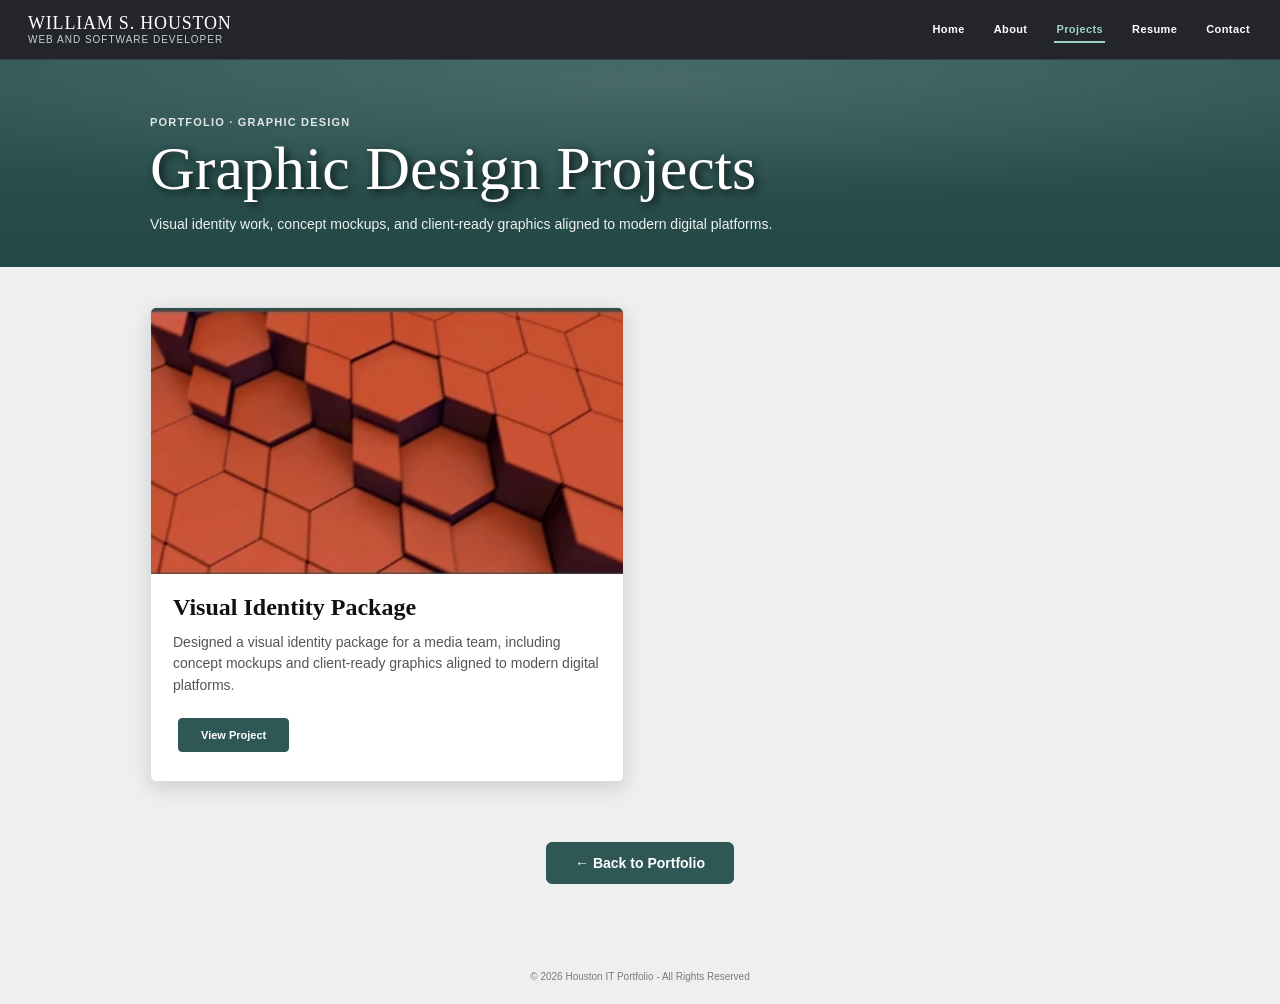
<file: graphic-design.html>
<!DOCTYPE html>
<html lang="en">
<head>
  <meta charset="UTF-8">
  <meta name="viewport" content="width=device-width, initial-scale=1.0">
  <title>Graphic Design Projects – William Houston</title>
  <link rel="stylesheet" href="style.css">
</head>
<body>

<nav class="site-nav">
  <a href="index.html#home" class="site-brand">
    <span class="site-brand-name">WILLIAM S. HOUSTON</span>
    <span class="site-brand-role">Web and Software Developer</span>
  </a>
  <div class="site-nav-links">
    <a href="index.html#home" class="nav-link">Home</a>
    <a href="index.html#about" class="nav-link">About</a>
    <a href="index.html#projects" class="nav-link is-active" aria-current="true">Projects</a>
    <a href="index.html#resume" class="nav-link">Resume</a>
    <a href="index.html#contact" class="nav-link">Contact</a>
  </div>
</nav>

<section class="project-page-hero">
  <div class="project-page-wrap">
    <p class="project-page-eyebrow">Portfolio &middot; Graphic Design</p>
    <h1>Graphic Design Projects</h1>
    <p class="project-page-intro">
      Visual identity work, concept mockups, and client-ready graphics aligned to modern digital platforms.
    </p>
  </div>
</section>

<section class="project-page-content">
  <div class="project-page-wrap">

    <div class="project-page-grid">

      <article class="project-page-card">
        <img src="Images/project2.jpeg" alt="Graphic design project preview" loading="lazy">
        <div class="project-page-card-body">
          <h2>Visual Identity Package</h2>
          <p>Designed a visual identity package for a media team, including concept mockups and client-ready graphics aligned to modern digital platforms.</p>
          <a href="#" class="btn project-page-btn">View Project</a>
        </div>
      </article>

      <!-- Add more projects below -->
      <!--
      <article class="project-page-card">
        <img src="Images/your-image.jpg" alt="Project description" loading="lazy">
        <div class="project-page-card-body">
          <h2>Project Title</h2>
          <p>Brief description of the project.</p>
          <a href="#" class="btn project-page-btn">View Project</a>
        </div>
      </article>
      -->

    </div>

    <div class="project-page-actions">
      <a href="index.html#projects" class="btn back-to-top">&larr; Back to Portfolio</a>
    </div>

  </div>
</section>

<footer>
  <p>&copy; 2026 Houston IT Portfolio - All Rights Reserved</p>
</footer>

</body>
</html>
</file>
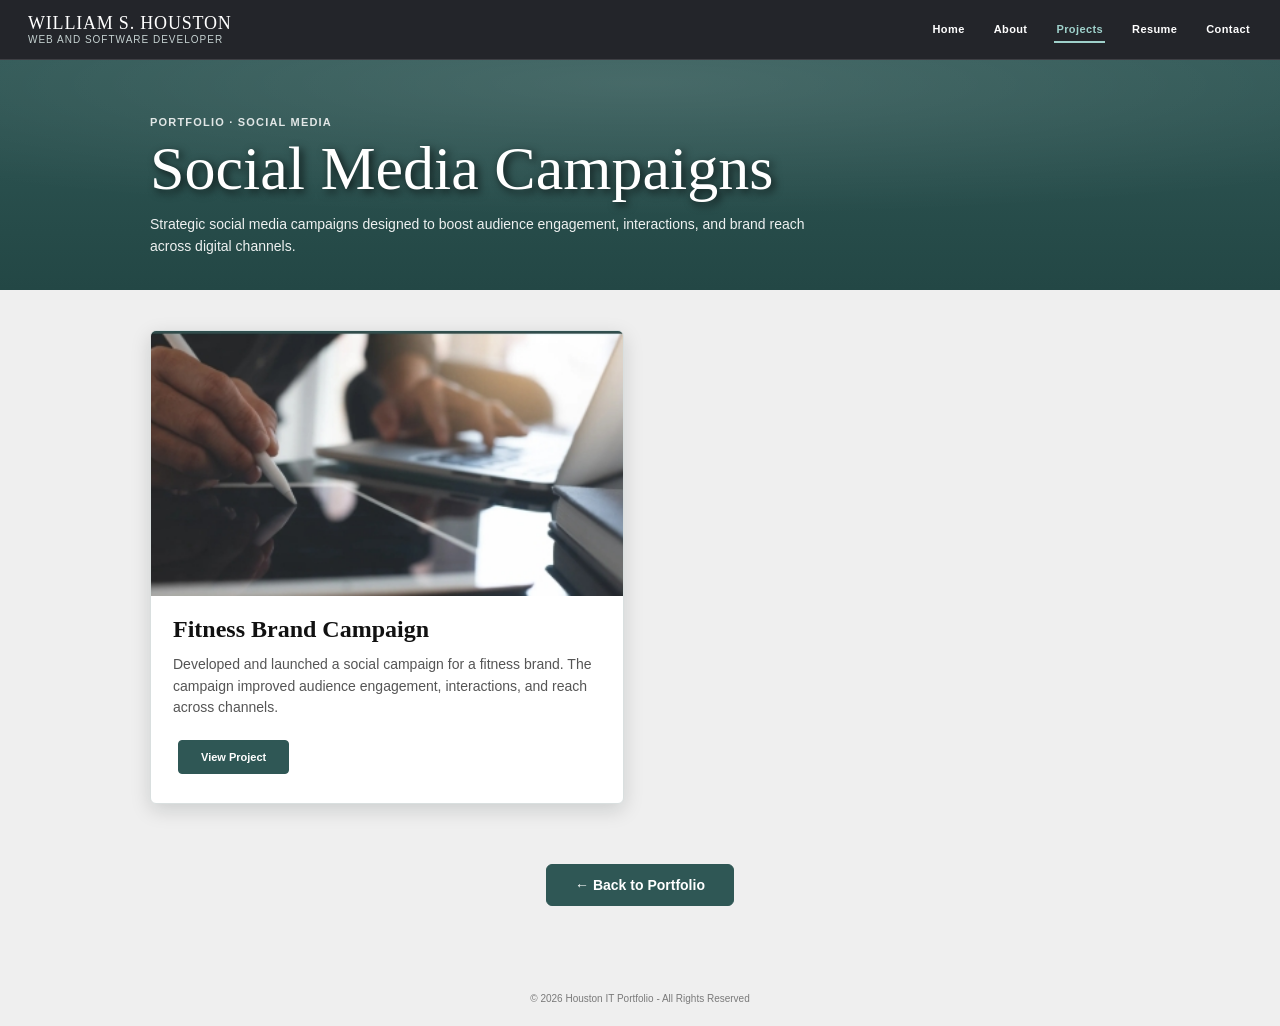
<file: social-media-campaign.html>
<!DOCTYPE html>
<html lang="en">
<head>
  <meta charset="UTF-8">
  <meta name="viewport" content="width=device-width, initial-scale=1.0">
  <title>Social Media Campaigns – William Houston</title>
  <link rel="stylesheet" href="style.css">
</head>
<body>

<nav class="site-nav">
  <a href="index.html#home" class="site-brand">
    <span class="site-brand-name">WILLIAM S. HOUSTON</span>
    <span class="site-brand-role">Web and Software Developer</span>
  </a>
  <div class="site-nav-links">
    <a href="index.html#home" class="nav-link">Home</a>
    <a href="index.html#about" class="nav-link">About</a>
    <a href="index.html#projects" class="nav-link is-active" aria-current="true">Projects</a>
    <a href="index.html#resume" class="nav-link">Resume</a>
    <a href="index.html#contact" class="nav-link">Contact</a>
  </div>
</nav>

<section class="project-page-hero">
  <div class="project-page-wrap">
    <p class="project-page-eyebrow">Portfolio &middot; Social Media</p>
    <h1>Social Media Campaigns</h1>
    <p class="project-page-intro">
      Strategic social media campaigns designed to boost audience engagement, interactions, and brand reach across digital channels.
    </p>
  </div>
</section>

<section class="project-page-content">
  <div class="project-page-wrap">

    <div class="project-page-grid">

      <article class="project-page-card">
        <img src="Images/project3.jpeg" alt="Social media campaign preview" loading="lazy">
        <div class="project-page-card-body">
          <h2>Fitness Brand Campaign</h2>
          <p>Developed and launched a social campaign for a fitness brand. The campaign improved audience engagement, interactions, and reach across channels.</p>
          <a href="#" class="btn project-page-btn">View Project</a>
        </div>
      </article>

      <!-- Add more projects below -->
      <!--
      <article class="project-page-card">
        <img src="Images/your-image.jpg" alt="Project description" loading="lazy">
        <div class="project-page-card-body">
          <h2>Campaign Title</h2>
          <p>Brief description of the campaign.</p>
          <a href="#" class="btn project-page-btn">View Project</a>
        </div>
      </article>
      -->

    </div>

    <div class="project-page-actions">
      <a href="index.html#projects" class="btn back-to-top">&larr; Back to Portfolio</a>
    </div>

  </div>
</section>

<footer>
  <p>&copy; 2026 Houston IT Portfolio - All Rights Reserved</p>
</footer>

</body>
</html>
</file>
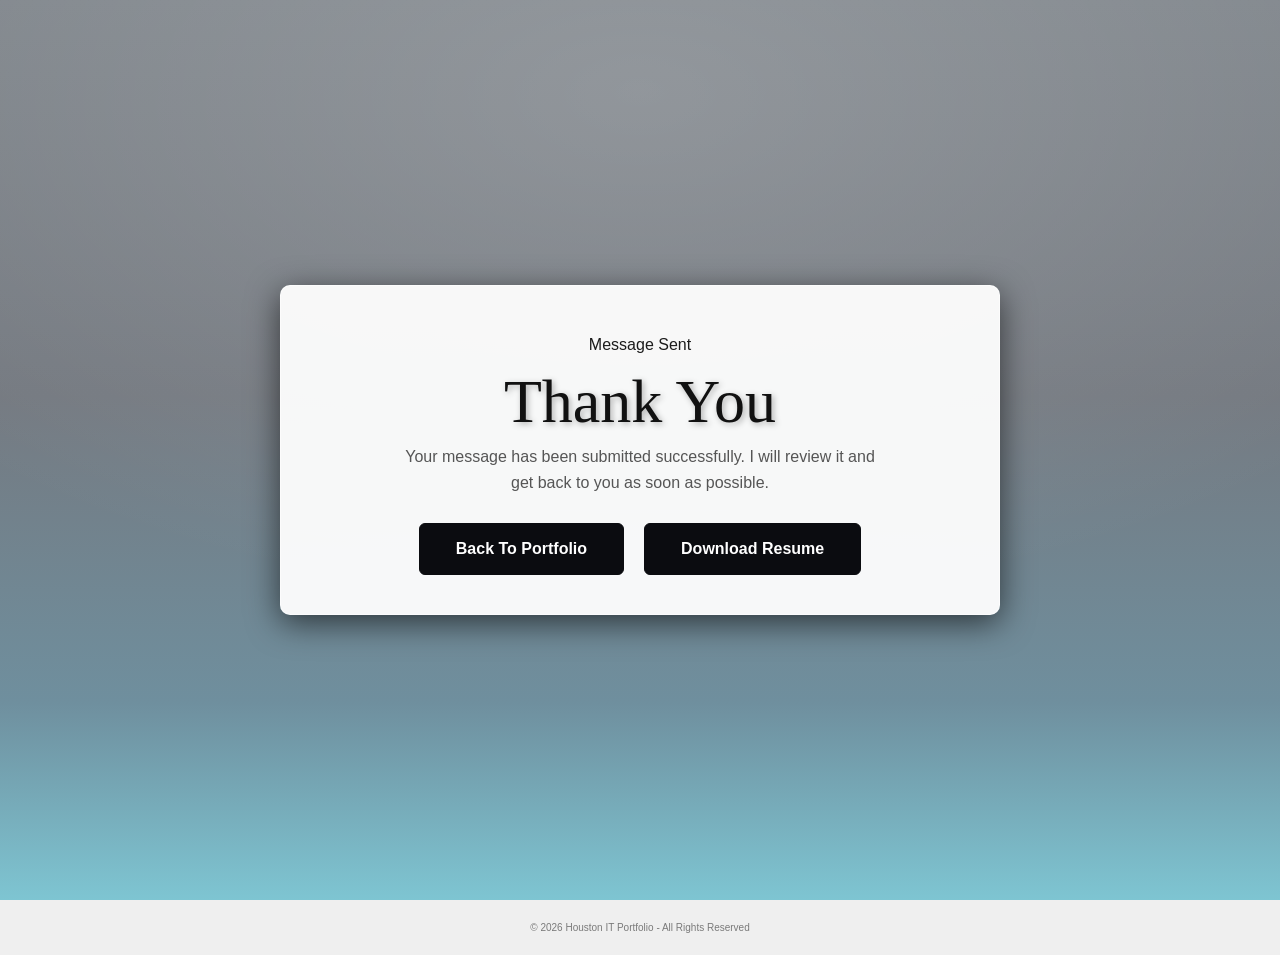
<file: thank-you.html>
<!DOCTYPE html>
<html lang="en">
<head>
  <meta charset="UTF-8">
  <meta name="viewport" content="width=device-width, initial-scale=1.0">
  <title>Thank You | William Houston Portfolio</title>
  <link rel="stylesheet" href="style.css">
</head>
<body>
  <main class="thank-you-page">
    <section class="thank-you-panel">
      <p class="contact-form-eyebrow">Message Sent</p>
      <h1>Thank You</h1>
      <p class="thank-you-copy">
        Your message has been submitted successfully. I will review it and get back to you as soon as possible.
      </p>
      <div class="thank-you-actions">
        <a href="index.html" class="btn dark">Back To Portfolio</a>
        <a href="William%20S%20Houston's%20Resume.pdf" class="btn dark" download>Download Resume</a>
      </div>
    </section>
  </main>

  <footer>
    <p>© 2026 Houston IT Portfolio - All Rights Reserved</p>
  </footer>

</body>
</html>
</file>
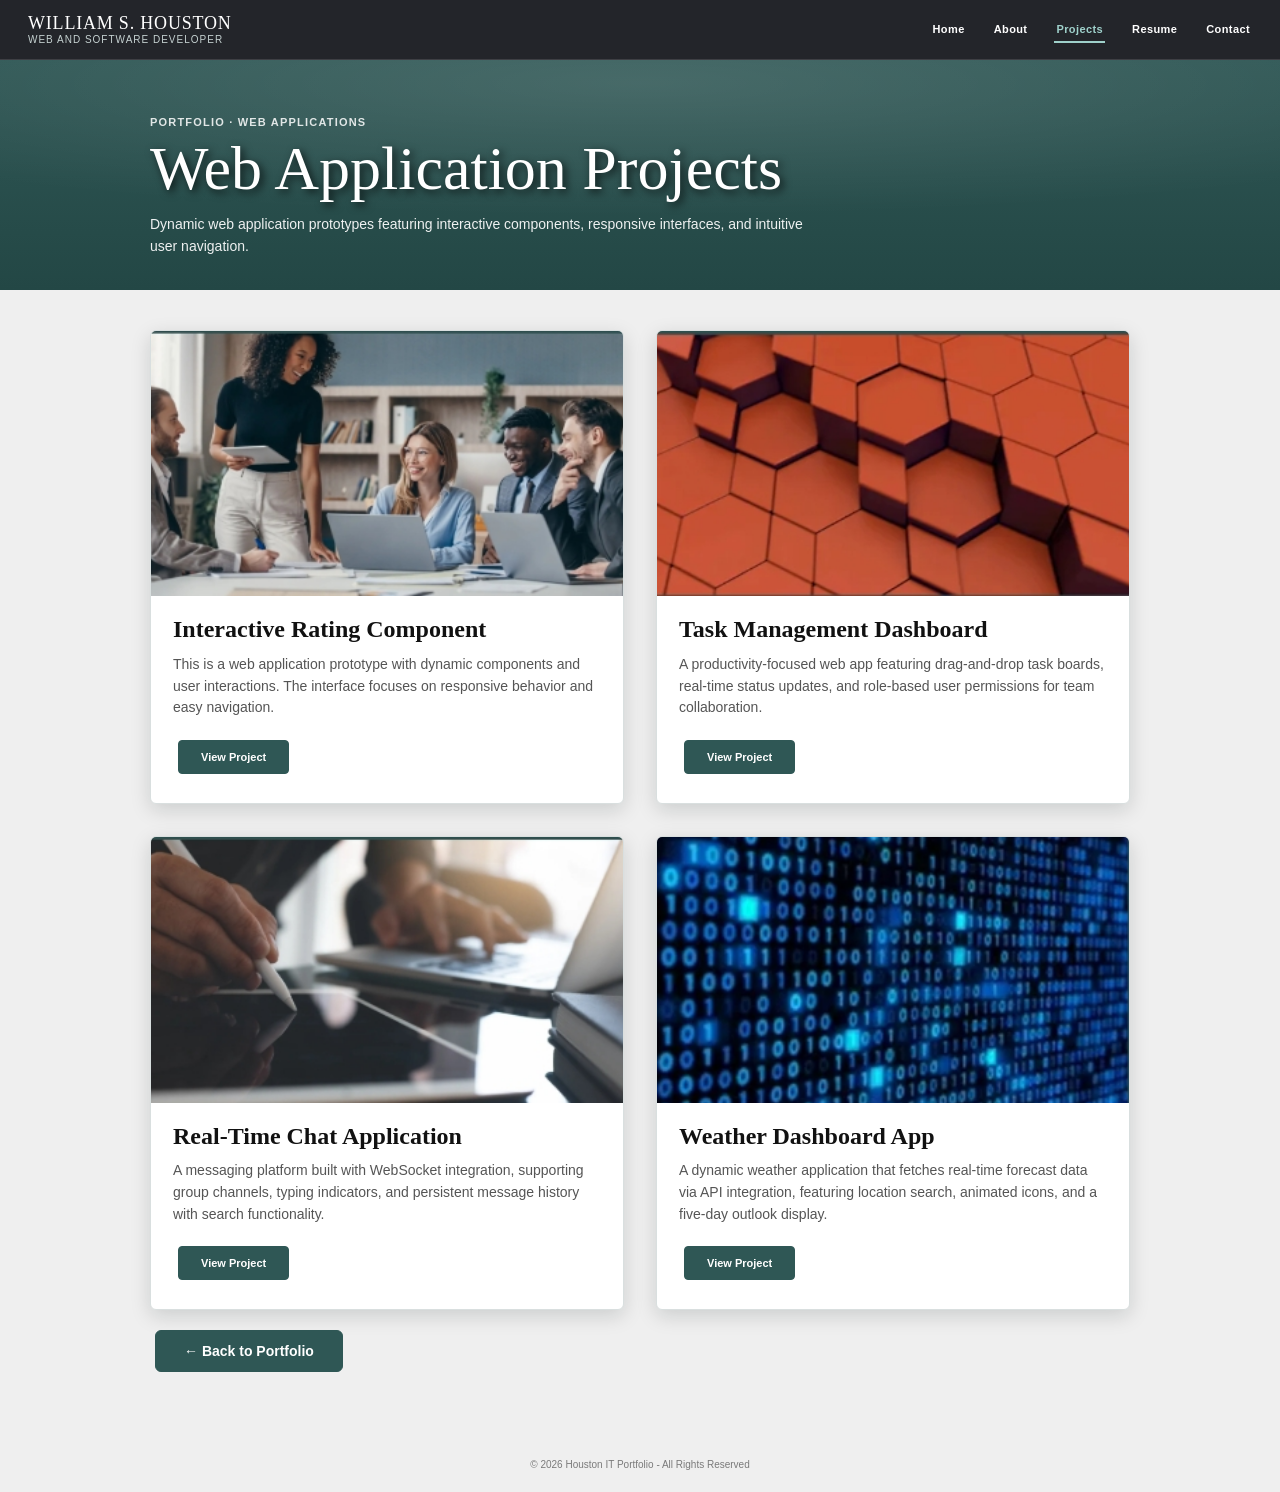
<file: web-application.html>
<!DOCTYPE html>
<html lang="en">
<head>
  <meta charset="UTF-8">
  <meta name="viewport" content="width=device-width, initial-scale=1.0">
  <title>Web Application Projects – William Houston</title>
  <link rel="stylesheet" href="style.css">
</head>
<body>

<nav class="site-nav">
  <a href="index.html#home" class="site-brand">
    <span class="site-brand-name">WILLIAM S. HOUSTON</span>
    <span class="site-brand-role">Web and Software Developer</span>
  </a>
  <div class="site-nav-links">
    <a href="index.html#home" class="nav-link">Home</a>
    <a href="index.html#about" class="nav-link">About</a>
    <a href="index.html#projects" class="nav-link is-active" aria-current="true">Projects</a>
    <a href="index.html#resume" class="nav-link">Resume</a>
    <a href="index.html#contact" class="nav-link">Contact</a>
  </div>
</nav>

<section class="project-page-hero">
  <div class="project-page-wrap">
    <p class="project-page-eyebrow">Portfolio &middot; Web Applications</p>
    <h1>Web Application Projects</h1>
    <p class="project-page-intro">
      Dynamic web application prototypes featuring interactive components, responsive interfaces, and intuitive user navigation.
    </p>
  </div>
</section>

<section class="project-page-content">
  <div class="project-page-wrap">

    <div class="project-page-grid">

      <article class="project-page-card">
        <img src="Images/project4.jpeg" alt="Web application project preview" loading="lazy">
        <div class="project-page-card-body">
          <h2>Interactive Rating Component</h2>
          <p>This is a web application prototype with dynamic components and user interactions. The interface focuses on responsive behavior and easy navigation.</p>
          <a href="#" class="btn project-page-btn">View Project</a>
        </div>
      </article>

      <article class="project-page-card">
        <img src="Images/project2.jpeg" alt="Task management dashboard preview" loading="lazy">
        <div class="project-page-card-body">
          <h2>Task Management Dashboard</h2>
          <p>A productivity-focused web app featuring drag-and-drop task boards, real-time status updates, and role-based user permissions for team collaboration.</p>
          <a href="#" class="btn project-page-btn">View Project</a>
        </div>
      </article>

      <article class="project-page-card">
        <img src="Images/project3.jpeg" alt="Real-time chat application preview" loading="lazy">
        <div class="project-page-card-body">
          <h2>Real-Time Chat Application</h2>
          <p>A messaging platform built with WebSocket integration, supporting group channels, typing indicators, and persistent message history with search functionality.</p>
          <a href="#" class="btn project-page-btn">View Project</a>
        </div>
      </article>

      <article class="project-page-card">
        <img src="Images/project1.jpeg" alt="Weather dashboard app preview" loading="lazy">
        <div class="project-page-card-body">
          <h2>Weather Dashboard App</h2>
          <p>A dynamic weather application that fetches real-time forecast data via API integration, featuring location search, animated icons, and a five-day outlook display.</p>
          <a href="#" class="btn project-page-btn">View Project</a>
        </div>
      </article>

    </div>
      <a href="index.html#projects" class="btn back-to-top">&larr; Back to Portfolio</a>
    </div>

  </div>
</section>

<footer>
  <p>&copy; 2026 Houston IT Portfolio - All Rights Reserved</p>
</footer>

</body>
</html>
</file>
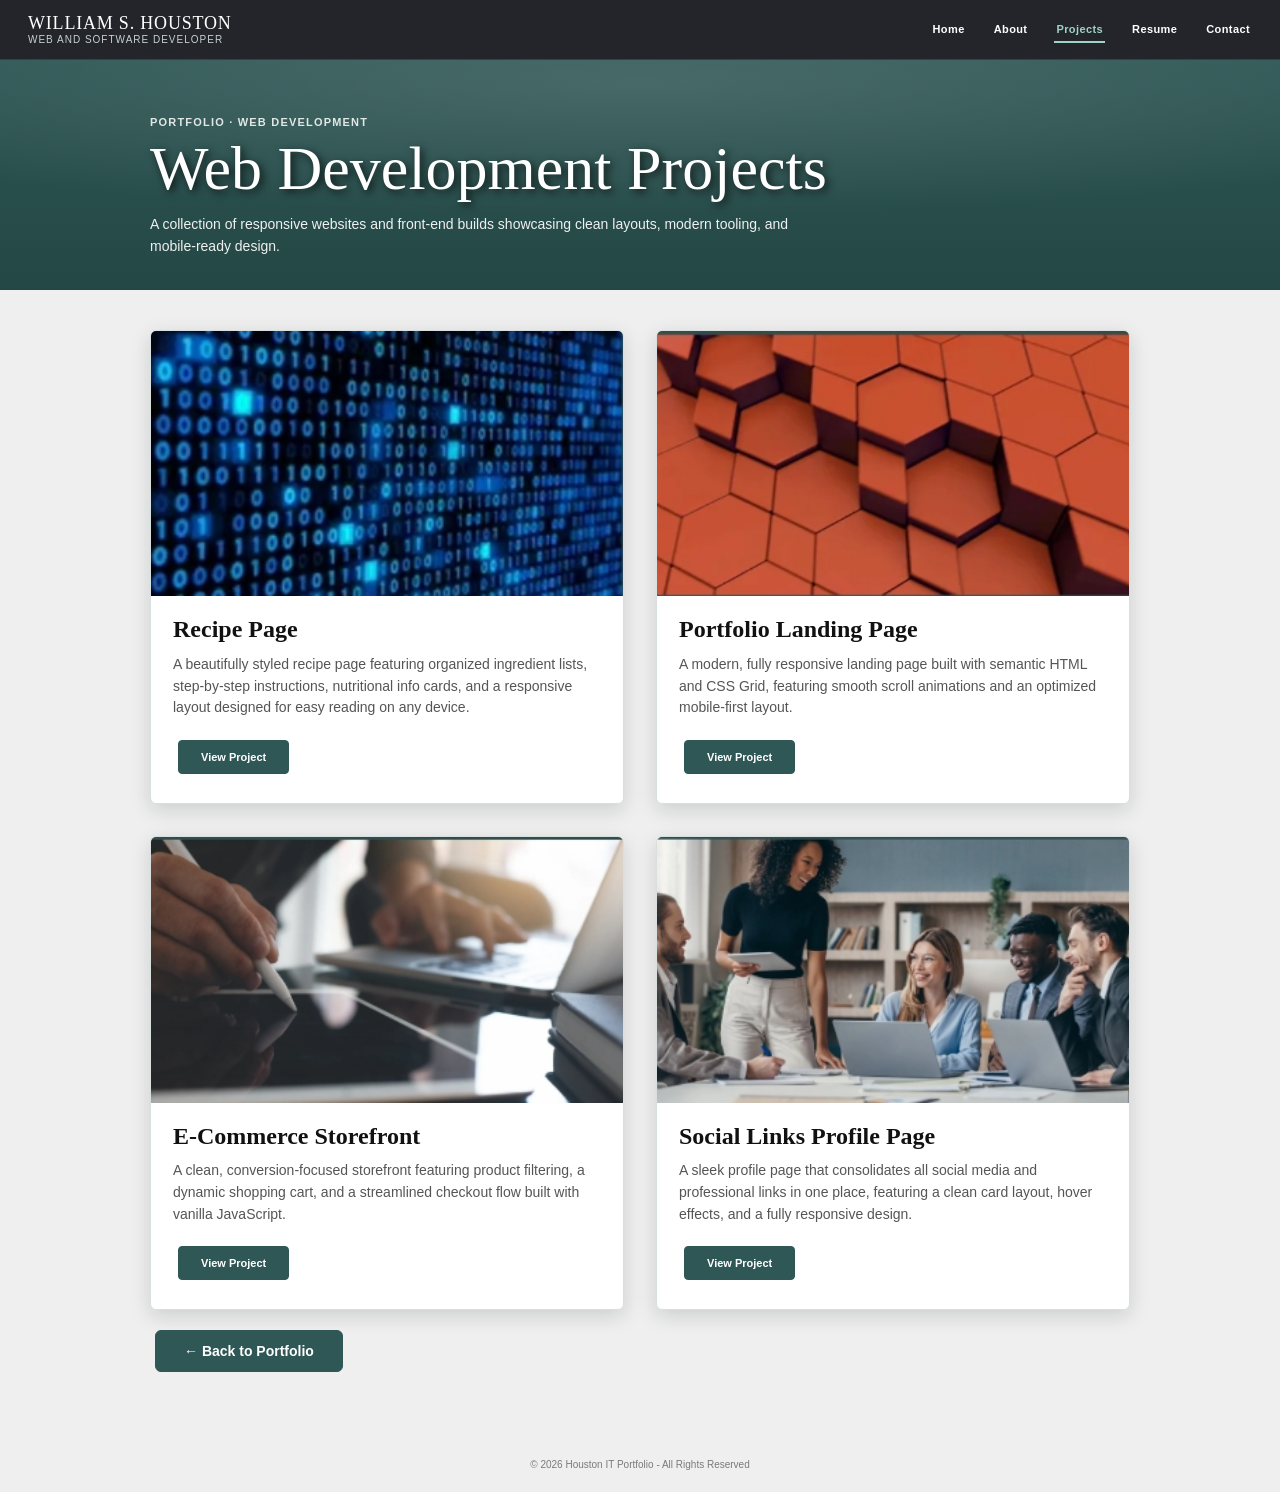
<file: web-development.html>
<!DOCTYPE html>
<html lang="en">
<head>
  <meta charset="UTF-8">
  <meta name="viewport" content="width=device-width, initial-scale=1.0">
  <title>Web Development Projects – William Houston</title>
  <link rel="stylesheet" href="style.css">
</head>
<body>

<nav class="site-nav">
  <a href="index.html#home" class="site-brand">
    <span class="site-brand-name">WILLIAM S. HOUSTON</span>
    <span class="site-brand-role">Web and Software Developer</span>
  </a>
  <div class="site-nav-links">
    <a href="index.html#home" class="nav-link">Home</a>
    <a href="index.html#about" class="nav-link">About</a>
    <a href="index.html#projects" class="nav-link is-active" aria-current="true">Projects</a>
    <a href="index.html#resume" class="nav-link">Resume</a>
    <a href="index.html#contact" class="nav-link">Contact</a>
  </div>
</nav>

<section class="project-page-hero">
  <div class="project-page-wrap">
    <p class="project-page-eyebrow">Portfolio &middot; Web Development</p>
    <h1>Web Development Projects</h1>
    <p class="project-page-intro">
      A collection of responsive websites and front-end builds showcasing clean layouts, modern tooling, and mobile-ready design.
    </p>
  </div>
</section>

<section class="project-page-content">
  <div class="project-page-wrap">

    <div class="project-page-grid">

      <article class="project-page-card">
        <img src="Images/project1.jpeg" alt="Web development project preview" loading="lazy">
        <div class="project-page-card-body">
          <h2>Recipe Page</h2>
          <p>A beautifully styled recipe page featuring organized ingredient lists, step-by-step instructions, nutritional info cards, and a responsive layout designed for easy reading on any device.</p>
          <a href="#" class="btn project-page-btn">View Project</a>
        </div>
      </article>

      <article class="project-page-card">
        <img src="Images/project2.jpeg" alt="Portfolio landing page preview" loading="lazy">
        <div class="project-page-card-body">
          <h2>Portfolio Landing Page</h2>
          <p>A modern, fully responsive landing page built with semantic HTML and CSS Grid, featuring smooth scroll animations and an optimized mobile-first layout.</p>
          <a href="#" class="btn project-page-btn">View Project</a>
        </div>
      </article>

      <article class="project-page-card">
        <img src="Images/project3.jpeg" alt="E-commerce storefront preview" loading="lazy">
        <div class="project-page-card-body">
          <h2>E-Commerce Storefront</h2>
          <p>A clean, conversion-focused storefront featuring product filtering, a dynamic shopping cart, and a streamlined checkout flow built with vanilla JavaScript.</p>
          <a href="#" class="btn project-page-btn">View Project</a>
        </div>
      </article>

      <article class="project-page-card">
        <img src="Images/project4.jpeg" alt="Blog platform preview" loading="lazy">
        <div class="project-page-card-body">
          <h2>Social Links Profile Page</h2>
          <p>A sleek profile page that consolidates all social media and professional links in one place, featuring a clean card layout, hover effects, and a fully responsive design.</p>
          <a href="#" class="btn project-page-btn">View Project</a>
        </div>
      </article>

    </div>
      <a href="index.html#projects" class="btn back-to-top">&larr; Back to Portfolio</a>
    </div>

  </div>
</section>

<footer>
  <p>&copy; 2026 Houston IT Portfolio - All Rights Reserved</p>
</footer>

</body>
</html>
</file>
<file: style.css>
:root {
  --serif: "Times New Roman", Times, serif;
  --sans: "Trebuchet MS", Verdana, sans-serif;
  --dark: #0d0f14;
  --teal: #2f5755;
  --light: #efefef;
  --white: #ffffff;
}

html {
  scroll-behavior: smooth;
  scroll-padding-top: 88px;
}

* {
  box-sizing: border-box;
}

body {
  margin: 0;
  font-family: var(--sans);
  background: var(--light);
  color: #1c1c1c;
}

.site-nav {
  position: sticky;
  top: 0;
  z-index: 20;
  display: flex;
  align-items: center;
  justify-content: space-between;
  gap: 16px;
  padding: 14px 28px;
  background: rgba(13, 15, 20, 0.9);
  backdrop-filter: blur(10px);
  border-bottom: 1px solid rgba(255, 255, 255, 0.12);
}

.site-brand,
.site-nav-links a {
  color: var(--white);
  text-decoration: none;
}

.site-brand {
  display: inline-flex;
  flex-direction: column;
  align-items: flex-start;
  font-family: var(--serif);
  line-height: 1;
}

.site-brand-name {
  font-size: 18px;
  letter-spacing: 0.8px;
}

.site-brand-role {
  margin-top: 3px;
  font-family: var(--sans);
  font-size: 10px;
  letter-spacing: 1px;
  text-transform: uppercase;
  color: rgba(220, 233, 232, 0.88);
}

.site-nav-links {
  display: flex;
  align-items: center;
  justify-content: flex-end;
  gap: 25px;
  flex-wrap: wrap;
}

.site-nav-links a {
  font-size: 11px;
  font-weight: 700;
  letter-spacing: 0.4px;
}

.nav-link {
  padding: 6px 2px;
  border-bottom: 2px solid transparent;
  transition: border-color 180ms ease, color 180ms ease;
}

.nav-link:hover {
  color: #dce9e8;
  border-bottom-color: rgba(220, 233, 232, 0.7);
}

.nav-link.is-active {
  color: #9fd1cb;
  border-bottom-color: #9fd1cb;
}

.nav-resume {
  padding: 8px 14px;
  background: rgba(255, 255, 255, 0.92);
  color: #0f1114 !important;
}

/* HERO */
.hero {
  text-align: center;
  color: var(--white);
  padding: 14px 20px 60px;
  background:
    radial-gradient(130% 100% at 50% 10%, rgba(255, 255, 255, 0.16), rgba(255, 255, 255, 0) 58%),
    linear-gradient(180deg, #7f858b 0%, #747980 44%, #6f8f9e 78%, #7ec5d2 100%);
}

.phone {
  margin: 0;
  font-size: 13px;
  letter-spacing: 0.5px;
  opacity: 0.95;
}

.hero h1 {
  margin: 14px auto 8px;
  font-family: var(--serif);
  font-size: clamp(30px, 5vw, 42px);
  line-height: 1.03;
  max-width: 620px;
}

.hero hr {
  width: min(520px, 90%);
  border: 0;
  border-top: 1px solid rgba(255, 255, 255, 0.85);
  margin: 10px auto;
}

.subtitle {
  margin: 1px auto 14px;
  max-width: 360px;
  font-size: 13px;
  line-height: 1.35;
  font-style: italic;
}

.buttons {
  margin: 12px auto 16px;
  display: flex;
  justify-content: center;
  gap: 20px;
  width: min(520px, 69%);
}

.btn {
  display: inline-block;
  padding: 8px 18px;
  margin: 5px;
  min-width: 108px;
  font-family: var(--sans);
  font-size: 10px;
  font-weight: 700;
  text-transform: none;
  text-decoration: none;
  border: 1px solid transparent;
  background: var(--white);
  color: #0f1114;
  cursor: pointer;
}

.btn.outline {
  background: rgba(255, 255, 255, 0.88);
  border-color: rgba(255, 255, 255, 0.88);
  color: #0f1114;
}

.hero .btn,
.hero .btn.outline {
  background: var(--white);
  color: #0f1114;
  border-color: var(--white);
  border-radius: 6px;
  flex: 1;
  text-align: center;
  transition: box-shadow 250ms ease, background 250ms ease;
}

.hero .btn:hover,
.hero .btn.outline:hover {
  background: rgba(255, 255, 255, 0.9);
  box-shadow: 0 0 18px 6px rgba(159, 209, 203, 0.6), 0 0 40px 12px rgba(47, 87, 85, 0.3);
}

.hero-img {
  width: min(520px, 69%);
  border: 2px solid rgba(255, 255, 255, 0.9);
  display: block;
  margin: 0 auto;
}

/* ABOUT */
.about {
  background: var(--dark);
  color: var(--white);
  padding: 170px 20px;
}

.about-container {
  max-width: 1100px;
  margin: 0 auto;
  display: flex;
  align-items: center;
  justify-content: center;
  gap: 48px;
  flex-wrap: wrap;
}

.profile {
  width: min(260px, 72vw);
  aspect-ratio: 1 / 1;
  border-radius: 50%;
  object-fit: cover;
  filter: contrast(1.02) saturate(0.92);
}

.about-text {
  max-width: 430px;
  text-align: center;
}

.about-text h2 {
  margin: 0 0 12px;
  font-family: var(--serif);
  font-size: 60px;
  line-height: 1;
}

.about-text p {
  margin: 0 auto 12px;
  max-width: 380px;
  font-size: 18px;
  line-height: 1.45;
  color: rgba(255, 255, 255, 0.86);
}

/* ABOUT MORE PAGE */
.about-more-hero {
  padding: 56px 20px 24px;
  color: var(--white);
  background:
    radial-gradient(130% 100% at 50% 10%, rgba(255, 255, 255, 0.12), rgba(255, 255, 255, 0) 58%),
    linear-gradient(180deg, #2f5755 0%, #234745 100%);
}

.about-more-wrap {
  width: min(100%, 980px);
  margin: 0 auto;
}

.about-more-eyebrow {
  margin: 0 0 8px;
  font-size: 11px;
  font-weight: 700;
  letter-spacing: 1.2px;
  text-transform: uppercase;
  color: rgba(255, 255, 255, 0.85);
}

.about-more-hero h1 {
  margin: 0 0 12px;
  font-family: var(--serif);
  font-size: clamp(42px, 8vw, 72px);
  font-weight: 400;
  line-height: 1.03;
  text-shadow: 3px 3px 8px rgba(0, 0, 0, 0.75);
}

.about-more-intro {
  margin: 0;
  max-width: 760px;
  font-size: 13px;
  line-height: 1.6;
  color: rgba(255, 255, 255, 0.92);
}

.about-more-content {
  padding: 30px 20px 22px;
  background: var(--light);
}

.about-more-grid {
  display: grid;
  grid-template-columns: repeat(3, minmax(0, 1fr));
  gap: 30px;
}

.about-more-card {
  background: #ffffff;
  border: 1px solid #d9dfdf;
  padding: 26px 24px;
  box-shadow: 0 14px 30px rgba(9, 18, 22, 0.28);
}

.about-more-card h2 {
  margin: 0 0 12px;
  font-family: var(--serif);
  font-size: 34px;
  font-weight: 700;
  line-height: 1.12;
  color: #111111;
  text-shadow: 1px 1px 0 rgba(255, 255, 255, 0.6), 2px 2px 4px rgba(0, 0, 0, 0.2);
  text-align: center;
}

.about-more-photo-grid {
  display: grid;
  grid-template-columns: repeat(2, minmax(0, 1fr));
  gap: 8px;
  margin: 0 0 12px;
  justify-items: center;
}

.about-more-photo {
  width: 100%;
  max-width: 100%;
  display: block;
  aspect-ratio: 16 / 10;
  object-fit: cover;
  object-position: center;
  border: 1px solid #d7dede;
}

.about-more-card > .about-more-photo {
  margin: 0 0 12px;
}

.about-more-card p {
  margin: 0 0 10px;
  font-size: 16px;
  line-height: 1.6;
  color: #383f42;
}

.about-more-card p:last-child {
  margin-bottom: 0;
}

.about-more-actions {
  background: var(--light);
  padding: 0 20px 38px;
}

.about-more-actions .btn {
  padding: 14px 32px;
  font-size: 16px;
  border-radius: 6px;
  transition: background 200ms ease, color 200ms ease, box-shadow 250ms ease;
}

.about-more-actions .btn:hover {
  background: var(--teal);
  color: var(--white);
  box-shadow: 0 0 24px 10px rgba(159, 209, 203, 0.8), 0 0 60px 20px rgba(47, 87, 85, 0.5);
}

.about .btn {
  background: transparent;
  border: 1px solid var(--white);
  color: var(--white);
  padding: 14px 32px;
  font-size: 16px;
  border-radius: 6px;
  transition: box-shadow 250ms ease, background 250ms ease;
}

.about .btn:hover {
  background: rgba(255, 255, 255, 0.12);
  box-shadow: 0 0 18px 6px rgba(159, 209, 203, 0.6), 0 0 40px 12px rgba(47, 87, 85, 0.3);
}

/* PROJECTS */
.projects {
  background: var(--teal);
  color: var(--white);
  text-align: center;
  padding: 20px 20px 90px;
}

.projects h2 {
  margin: 0 auto 7px;
  max-width: 760px;
  font-family: var(--serif);
  font-size: 50px;
  font-weight: 400;
  line-height: 1;
  border-bottom: 1px solid rgba(255, 255, 255, 0.82);
  margin-bottom: 100px;
}

.grid {
  margin: 14px auto 0;
  max-width: 800px;
  display: grid;
  grid-template-columns: repeat(2, minmax(0, 1fr));
  gap: 40px 50px;
}

.card {
  background: transparent;
  padding: 0 4px;
  display: flex;
  flex-direction: column;
  cursor: pointer;
  transition: transform 250ms ease;
}

.card:hover {
  transform: translateY(-4px);
}

.card img {
  width: 100%;
  display: block;
  aspect-ratio: 16 / 9;
  object-fit: cover;
  box-shadow: 0 0 12px 4px rgba(255, 255, 255, 0.35);
  transition: box-shadow 250ms ease;
}

.card:hover img {
  box-shadow: 0 0 20px 8px rgba(255, 255, 255, 0.55);
}

.card h3 {
  margin: 14px 0 10px;
  font-size: 30px;
  font-weight: 700;
  text-shadow: 0 7px 2px rgba(0, 0, 0, 0.45);
  min-height: 2.4em;
  display: flex;
  align-items: center;
  justify-content: center;
}

.card:hover h3 {
  text-decoration: underline;
}

.card p {
  margin: 6px 0 0;
  font-size: 20px;
  line-height: 1.3;
  color: rgba(255, 255, 255, 0.86);
}

/* RESUME */
.resume-section {
  background: linear-gradient(135deg, var(--teal) 0%, #1f4544 100%);
  padding: 180px 100px 180px;
  min-height: 100vh;
  display: flex;
  align-items: center;
  justify-content: center;
}

.resume-panel {
  max-width: 820px;
  margin: 0 auto;
  padding: 72px 60px;
  text-align: center;
  background: rgba(255, 255, 255, 0.08);
  border: 1px solid rgba(255, 255, 255, 0.12);
  border-radius: 8px;
  backdrop-filter: blur(10px);
  box-shadow: 0 4px 20px rgba(0, 0, 0, 0.4);
}

.resume-eyebrow {
  margin: 0 0 12px;
  font-size: 40px;
  font-weight: 700;
  letter-spacing: 1.2px;
  text-transform: uppercase;
  color: rgba(255, 255, 255, 0.8);
  text-shadow: 2px 2px 6px rgba(0, 0, 0, 0.7);
}

.resume-panel h2 {
  margin: 0 0 16px;
  font-family: var(--serif);
  font-size: 20px;
  font-weight: 400;
  line-height: 1.1;
  color: var(--white);
}

.resume-copy {
  max-width: 520px;
  margin: 0 auto 24px;
  font-size: 15px;
  line-height: 1.6;
  color: rgba(255, 255, 255, 0.9);
}

/* CONTACT */
.contact {
  background: linear-gradient(135deg, #f5f7f7 0%, #ffffff 100%);
  padding: 80px 20px;
}

.container {
  max-width: 1080px;
  margin: 0 auto;
}

.contact-layout {
  display: grid;
  grid-template-columns: 1fr 1fr;
  gap: 48px;
  align-items: start;
}

.contact-layout > div:first-child {
  padding-right: 20px;
}

.eyebrow {
  margin: 0 0 12px;
  font-size: 14px;
  font-weight: 700;
  letter-spacing: 1.2px;
  text-transform: uppercase;
  text-align: center;
  color: var(--teal);
}

.contact h2 {
  margin: 0 0 16px;
  font-family: var(--serif);
  font-size: 42px;
  font-weight: 400;
  line-height: 1.1;
  color: #111111;
}

.section-copy {
  margin: 0 0 20px;
  font-size: 14px;
  line-height: 1.6;
  color: #666666;
}

.social-list {
  list-style: none;
  margin: 24px 0 0;
  padding: 0;
  display: flex;
  flex-direction: column;
  gap: 10px;
}

.social-list li {
  margin: 0;
}

.social-list a {
  display: inline-flex;
  align-items: center;
  padding: 10px 0;
  font-size: 13px;
  font-weight: 600;
  color: var(--teal);
  text-decoration: none;
  border-bottom: none;
  transition: color 200ms ease;
}

.social-list a:hover {
  color: #e2725b;
}

.contact-form {
  display: grid;
  grid-template-columns: 1fr 1fr;
  gap: 16px;
  background: var(--white);
  padding: 32px;
  border-radius: 8px;
  box-shadow: 0 2px 12px rgba(0, 0, 0, 0.06);
  border: 1px solid #e8ecec;
}

.contact-form label {
  display: block;
  margin: 0 0 8px;
  font-size: 15px;
  font-weight: 700;
  color: #333333;
  letter-spacing: 0.3px;
}

.contact-form input,
.contact-form textarea {
  width: 100%;
  padding: 14px 16px;
  border: 1px solid #d4d8d8;
  border-radius: 4px;
  font-family: var(--sans);
  font-size: 16px;
  color: #1c1c1c;
  background: #fafbfb;
  transition: border-color 200ms ease, background-color 200ms ease;
}

.contact-form input:focus,
.contact-form textarea:focus {
  outline: none;
  border-color: var(--teal);
  background: var(--white);
  box-shadow: 0 0 0 3px rgba(47, 87, 85, 0.08);
}

.contact-form textarea {
  grid-column: 1 / -1;
  resize: vertical;
  min-height: 120px;
}

.contact-form button {
  grid-column: 1 / -1;
  margin-top: 8px;
}

.btn-primary {
  display: inline-block;
  padding: 12px 28px;
  font-family: var(--sans);
  font-size: 12px;
  font-weight: 700;
  letter-spacing: 0.4px;
  text-decoration: none;
  border: none;
  border-radius: 4px;
  background: var(--teal);
  color: var(--white);
  cursor: pointer;
  transition: all 200ms ease;
}

.btn-primary:hover {
  background: #1f4544;
  color: #ffd700;
  transform: translateY(-1px);
  box-shadow: 0 0 18px 6px rgba(159, 209, 203, 0.6), 0 0 40px 12px rgba(47, 87, 85, 0.3);
}

.btn-primary:active {
  transform: translateY(0);
}

.form-status {
  margin: 12px 0 0;
  font-size: 12px;
  line-height: 1.5;
  color: #666666;
}

.form-status.success {
  color: #22863a;
}

.form-status.error {
  color: #d73a49;
}

.reveal {
  opacity: 1;
  animation: fadeInUp 0.6s ease-out;
}

@keyframes fadeInUp {
  from {
    opacity: 0;
    transform: translateY(20px);
  }
  to {
    opacity: 1;
    transform: translateY(0);
  }
}

.thank-you-page {
  min-height: 100vh;
  display: flex;
  align-items: center;
  justify-content: center;
  padding: 32px 20px;
  background:
    radial-gradient(130% 100% at 50% 10%, rgba(255, 255, 255, 0.16), rgba(255, 255, 255, 0) 58%),
    linear-gradient(180deg, #7f858b 0%, #747980 44%, #6f8f9e 78%, #7ec5d2 100%);
}

.thank-you-panel {
  width: min(100%, 720px);
  padding: 34px 28px;
  text-align: center;
  background: rgba(255, 255, 255, 0.94);
  border: 1px solid rgba(255, 255, 255, 0.6);
  border-radius: 10px;
  box-shadow: 0 8px 32px rgba(0, 0, 0, 0.6);
}

.thank-you-panel h1 {
  margin: 0 0 12px;
  font-family: var(--serif);
  font-size: 62px;
  font-weight: 400;
  line-height: 1;
  color: #111111;
  text-shadow: 2px 2px 6px rgba(0, 0, 0, 0.3);
}

.thank-you-copy {
  max-width: 470px;
  margin: 0 auto 18px;
  font-size: 16px;
  line-height: 1.6;
  color: #555555;
}

.thank-you-actions {
  display: flex;
  justify-content: center;
  gap: 10px;
  flex-wrap: wrap;
}

.btn.dark {
  margin-top: 10px;
  padding: 16px 36px;
  font-size: 16px;
  background: #0b0c10;
  color: var(--white);
  border-color: #0b0c10;
  border-radius: 6px;
  transition: box-shadow 250ms ease, background 250ms ease;
}

.btn.dark:hover {
  background: #1a1c22;
  box-shadow: 0 0 18px 6px rgba(159, 209, 203, 0.6), 0 0 40px 12px rgba(47, 87, 85, 0.3);
}

/* BACK TO TOP */
.back-to-top {
  margin-top: 20px;
  padding: 12px 28px;
  font-size: 14px;
  background: var(--teal);
  color: var(--white);
  border-color: var(--teal);
  border-radius: 6px;
  transition: box-shadow 250ms ease, background 250ms ease;
}

.back-to-top:hover {
  background: #1f4544;
  box-shadow: 0 0 18px 6px rgba(159, 209, 203, 0.6), 0 0 40px 12px rgba(47, 87, 85, 0.3);
}

/* LIGHTBOX */
.lightbox {
  display: none;
  position: fixed;
  inset: 0;
  z-index: 9999;
  background: rgba(0, 0, 0, 0.9);
  align-items: center;
  justify-content: center;
}
.lightbox.is-open { display: flex; }
.lightbox-img {
  max-width: 90vw;
  max-height: 90vh;
  object-fit: contain;
  border-radius: 6px;
  box-shadow: 0 0 30px rgba(0, 0, 0, 0.6);
}
.lightbox-close {
  position: absolute;
  top: 20px;
  right: 30px;
  font-size: 48px;
  color: #fff;
  cursor: pointer;
  line-height: 1;
  z-index: 10000;
}
.lightbox-close:hover { color: #e2725b; }

/* FOOTER */
footer {
  text-align: center;
  padding: 12px 20px;
  font-size: 10px;
  background: var(--light);
  color: #7a7a7a;
}

/* PROJECT PAGES */
.project-page-hero {
  padding: 56px 20px 32px;
  color: var(--white);
  background:
    radial-gradient(130% 100% at 50% 10%, rgba(255, 255, 255, 0.12), rgba(255, 255, 255, 0) 58%),
    linear-gradient(180deg, #2f5755 0%, #234745 100%);
}

.project-page-wrap {
  width: min(100%, 980px);
  margin: 0 auto;
}

.project-page-eyebrow {
  margin: 0 0 8px;
  font-size: 11px;
  font-weight: 700;
  letter-spacing: 1.2px;
  text-transform: uppercase;
  color: rgba(255, 255, 255, 0.85);
}

.project-page-hero h1 {
  margin: 0 0 12px;
  font-family: var(--serif);
  font-size: clamp(36px, 7vw, 62px);
  font-weight: 400;
  line-height: 1.05;
  text-shadow: 3px 3px 8px rgba(0, 0, 0, 0.75);
}

.project-page-intro {
  margin: 0;
  max-width: 680px;
  font-size: 14px;
  line-height: 1.6;
  color: rgba(255, 255, 255, 0.92);
}

.project-page-content {
  padding: 40px 20px 60px;
  background: var(--light);
}

.project-page-grid {
  display: grid;
  grid-template-columns: repeat(2, minmax(0, 1fr));
  gap: 32px;
}

.project-page-card {
  background: #ffffff;
  border: 1px solid #d9dfdf;
  border-radius: 6px;
  overflow: hidden;
  box-shadow: 0 6px 20px rgba(9, 18, 22, 0.15);
  transition: transform 250ms ease, box-shadow 250ms ease;
}

.project-page-card:hover {
  transform: translateY(-4px);
  box-shadow: 0 12px 32px rgba(9, 18, 22, 0.25);
}

.project-page-card img {
  width: 100%;
  display: block;
  aspect-ratio: 16 / 9;
  object-fit: cover;
}

.project-page-card-body {
  padding: 20px 22px 24px;
}

.project-page-card-body h2 {
  margin: 0 0 10px;
  font-family: var(--serif);
  font-size: 24px;
  font-weight: 700;
  line-height: 1.15;
  color: #111111;
}

.project-page-card-body p {
  margin: 0 0 16px;
  font-size: 14px;
  line-height: 1.55;
  color: #555555;
}

.project-page-btn {
  padding: 10px 22px;
  font-size: 11px;
  background: var(--teal);
  color: var(--white) !important;
  border-color: var(--teal);
  border-radius: 4px;
  transition: background 200ms ease, box-shadow 250ms ease;
}

.project-page-btn:hover {
  background: #1f4544;
  box-shadow: 0 0 18px 6px rgba(159, 209, 203, 0.6), 0 0 40px 12px rgba(47, 87, 85, 0.3);
}

.project-page-actions {
  margin-top: 40px;
  text-align: center;
}

@media (max-width: 760px) {
  .site-nav {
    padding: 12px 16px;
    justify-content: center;
  }

  .site-brand {
    width: 100%;
    text-align: center;
    align-items: center;
  }

  .site-brand-name {
    font-size: 16px;
  }

  .site-brand-role {
    font-size: 9px;
  }

  .site-nav-links {
    justify-content: center;
    gap: 12px;
  }

  .hero {
    padding-top: 24px;
    padding-bottom: 32px;
  }

  .about-text h2,
  .projects h2,
  .resume-panel h2,
  .contact h2 {
    font-size: 34px;
  }

  .about-more-grid {
    grid-template-columns: 1fr;
  }

  .about-more-photo-grid {
    grid-template-columns: 1fr;
  }

  .about-more-card h2 {
    font-size: 31px;
  }

  .resume-panel {
    padding: 36px 24px;
  }

  .resume-copy {
    font-size: 13px;
  }

  .contact-layout {
    grid-template-columns: 1fr;
    gap: 32px;
  }

  .contact-layout > div:first-child {
    padding-right: 0;
  }

  .contact-form {
    grid-template-columns: 1fr;
    padding: 24px;
  }

  .thank-you-panel h1 {
    font-size: 38px;
  }

  .grid {
    grid-template-columns: 1fr;
    max-width: 430px;
  }

  .project-page-grid {
    grid-template-columns: 1fr;
  }

  .project-page-hero h1 {
    font-size: 32px;
  }
}
</file>
